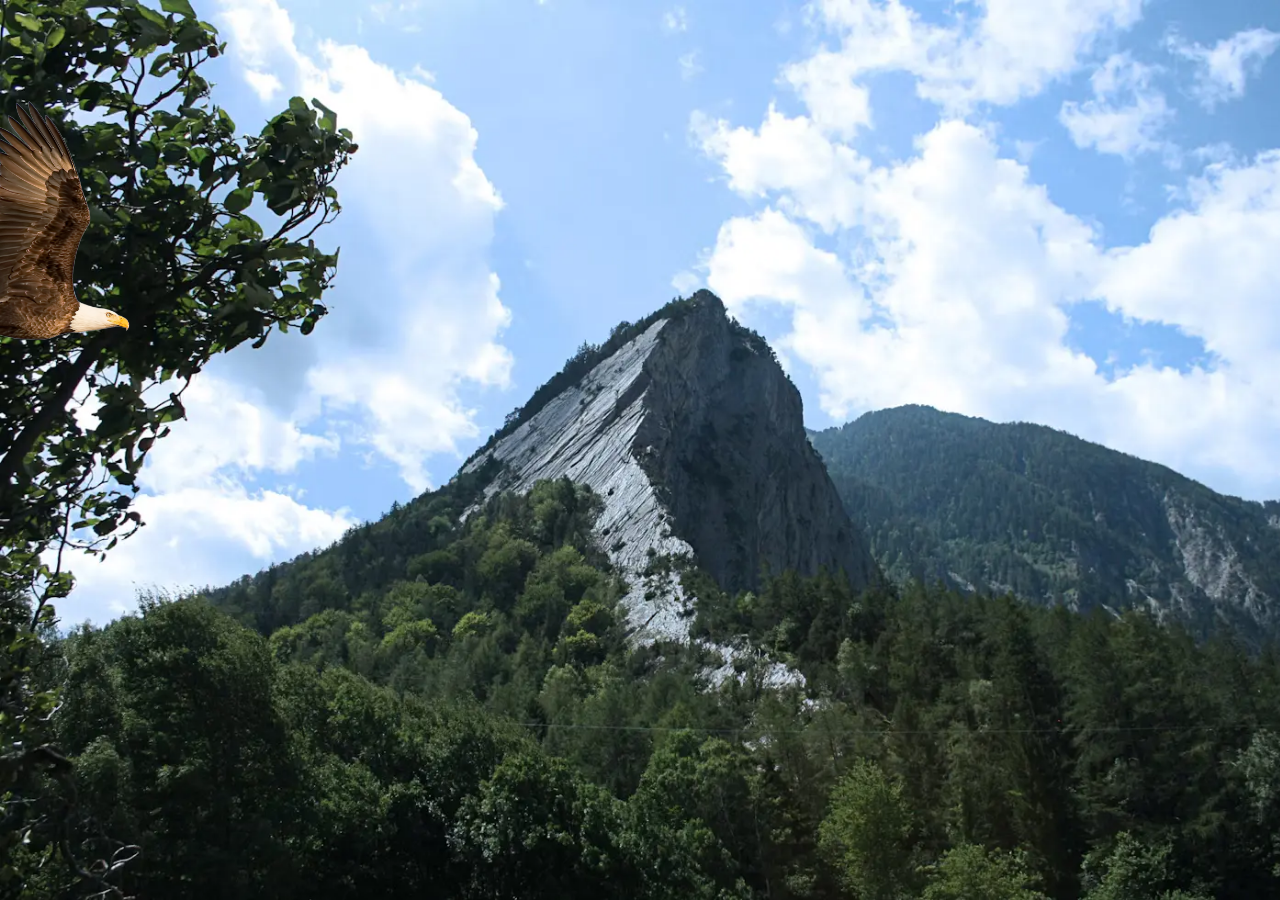
<file: Ejercicio-UTN/Animacion-01/index.html>
<!DOCTYPE html>
<html lang="es">
<head>
    <meta charset="UTF-8">
    <meta name="viewport" content="width=device-width, initial-scale=1.0">
    <title>Animación I</title>
    <link rel="stylesheet" href="style.css">
</head>
<body>
    <img src="./imagenes/aguila.png" alt="">
    
</body>
</html>
</file>
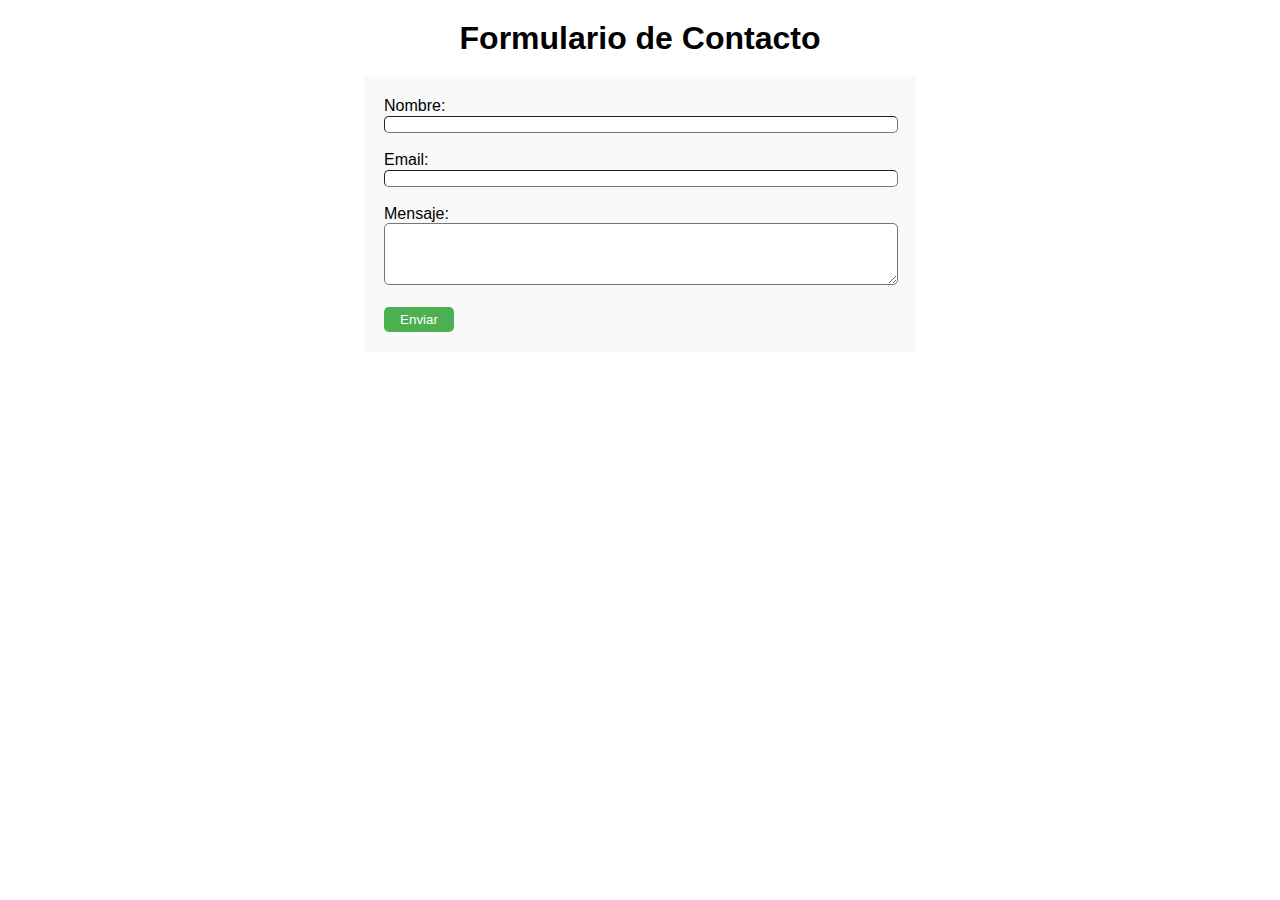
<file: Ejercicio-UTN/ejercicio-formulario/index.html>
<!DOCTYPE html>
<html lang="es">
  <head>
    <meta charset="UTF-8" />
    <meta name="viewport" content="width=device-width, initial-scale=1.0" />
    <title>Formulario de Contacto</title>
    <link rel="stylesheet" href="style.css" />
  </head>
  <body class="container">
    <h1>Formulario de Contacto</h1>
    <form action="" method="POST">
      <label for="nombre">Nombre:</label>
      <input type="text" id="nombre" name="nombre" required /><br /><br />
      <label for="email">Email:</label>
      <input type="email" id="email" name="email" required /><br /><br />
      <label for="mensaje">Mensaje:</label><br />
      <textarea id="mensaje" name="mensaje" rows="4" required></textarea
      ><br /><br />
      <button type="submit">Enviar</button>
    </form>
  </body>
</html>
</file>
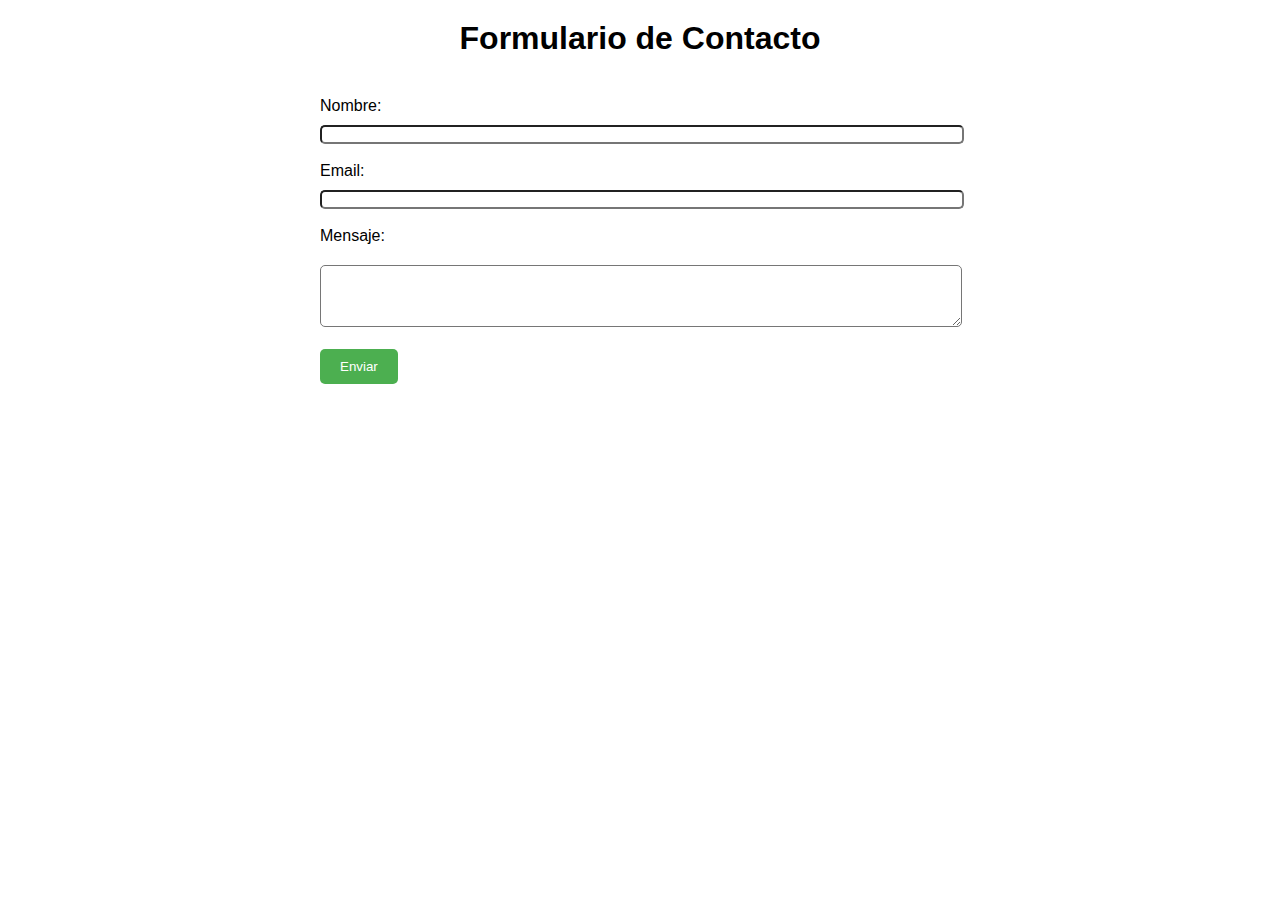
<file: Ejercicios-UTN/mi-formulario/index.html>
<!DOCTYPE html>
<html lang="en">

<head>
  <meta charset="UTF-8" />
  <meta name="viewport" content="width=device-width, initial-scale=1.0" />
  <title>Formulario de Contacto</title>
  <link rel="stylesheet" href="style.css" />
</head>

<body class="container">
  <h1>Formulario de Contacto</h1>
  <form action="https://formspree.io/f/mjvnjjlg" method="POST">
    <label for="nombre">Nombre:</label>
    <input type="text" id="nombre" name="nombre" required /><br /><br />
    <label for="email">Email:</label>
    <input type="email" id="email" name="email" required /><br /><br />
    <label for="mensaje">Mensaje:</label><br />
    <textarea id="mensaje" name="mensaje" rows="4" required></textarea><br /><br />
    <button type="submit">Enviar</button>
  </form>
</body>

</html>
</file>
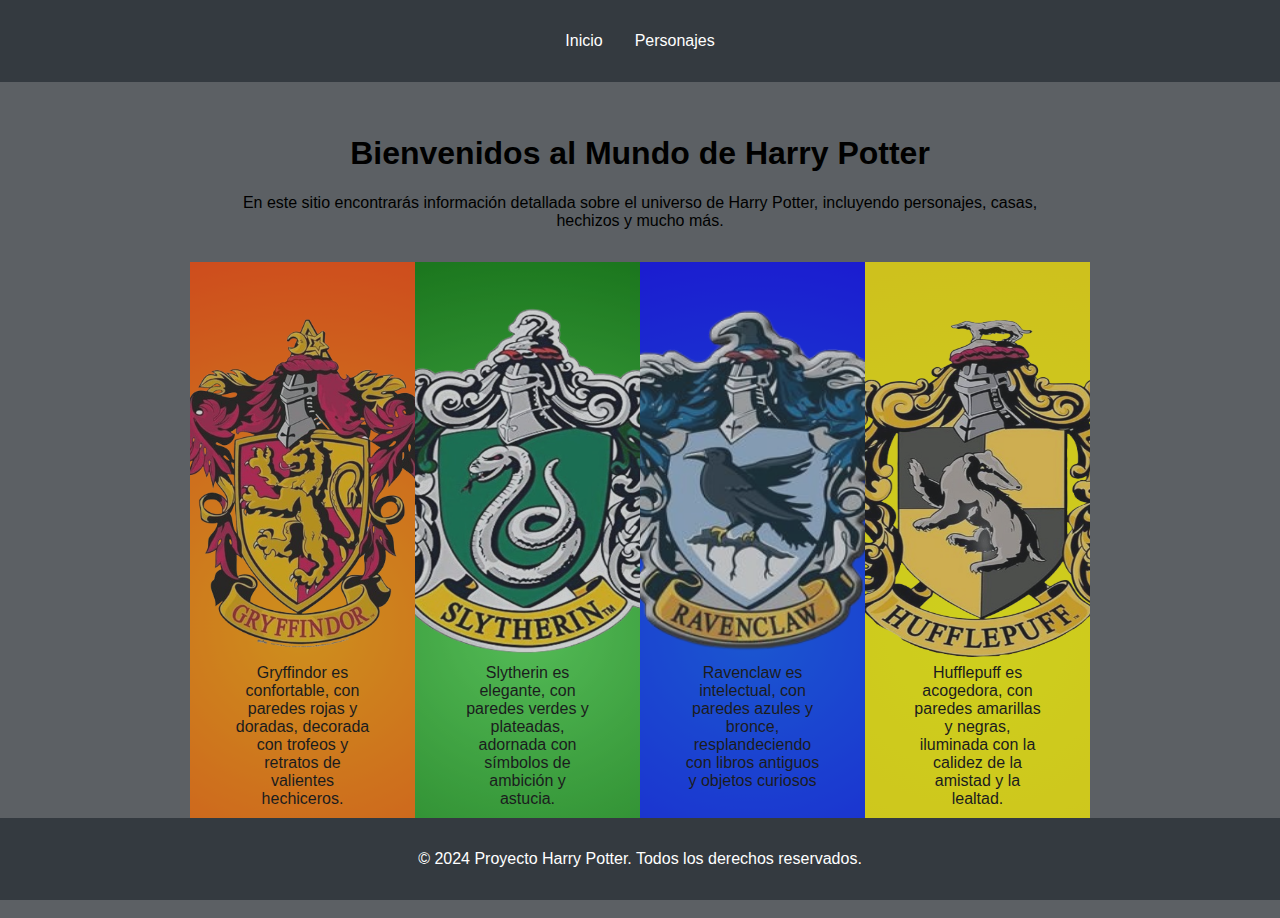
<file: Ejercicios-UTN/segundo-tp/index.html>
<!DOCTYPE html>
<html lang="es">
  <head>
    <meta charset="UTF-8" />
    <meta name="viewport" content="width=device-width, initial-scale=1.0" />
    <title>Inicio - Proyecto Harry Potter</title>
    <link rel="stylesheet" href="styles/style.css" />
    <link rel="stylesheet" href="styles/inicio.css" />
  </head>
  <body>
    <header>
      <nav>
        <ul>
          <li><a href="index.html">Inicio</a></li>
          <li><a href="pages/personajes.html">Personajes</a></li>
        </ul>
      </nav>
    </header>

    <main>
      <section class="intro">
        <h1>Bienvenidos al Mundo de Harry Potter</h1>
        <p>
          En este sitio encontrarás información detallada sobre el universo de
          Harry Potter, incluyendo personajes, casas, hechizos y mucho más.
        </p>
      </section>
      <section id="houses">
      </section>
      <section id="hechizos"></section>
    </main>

    <footer>
      <p>&copy; 2024 Proyecto Harry Potter. Todos los derechos reservados.</p>
    </footer>
    <script  src="scripts/app.js"></script>
    <script  src="scripts/inicio.js"></script>
  </body>
</html>
</file>
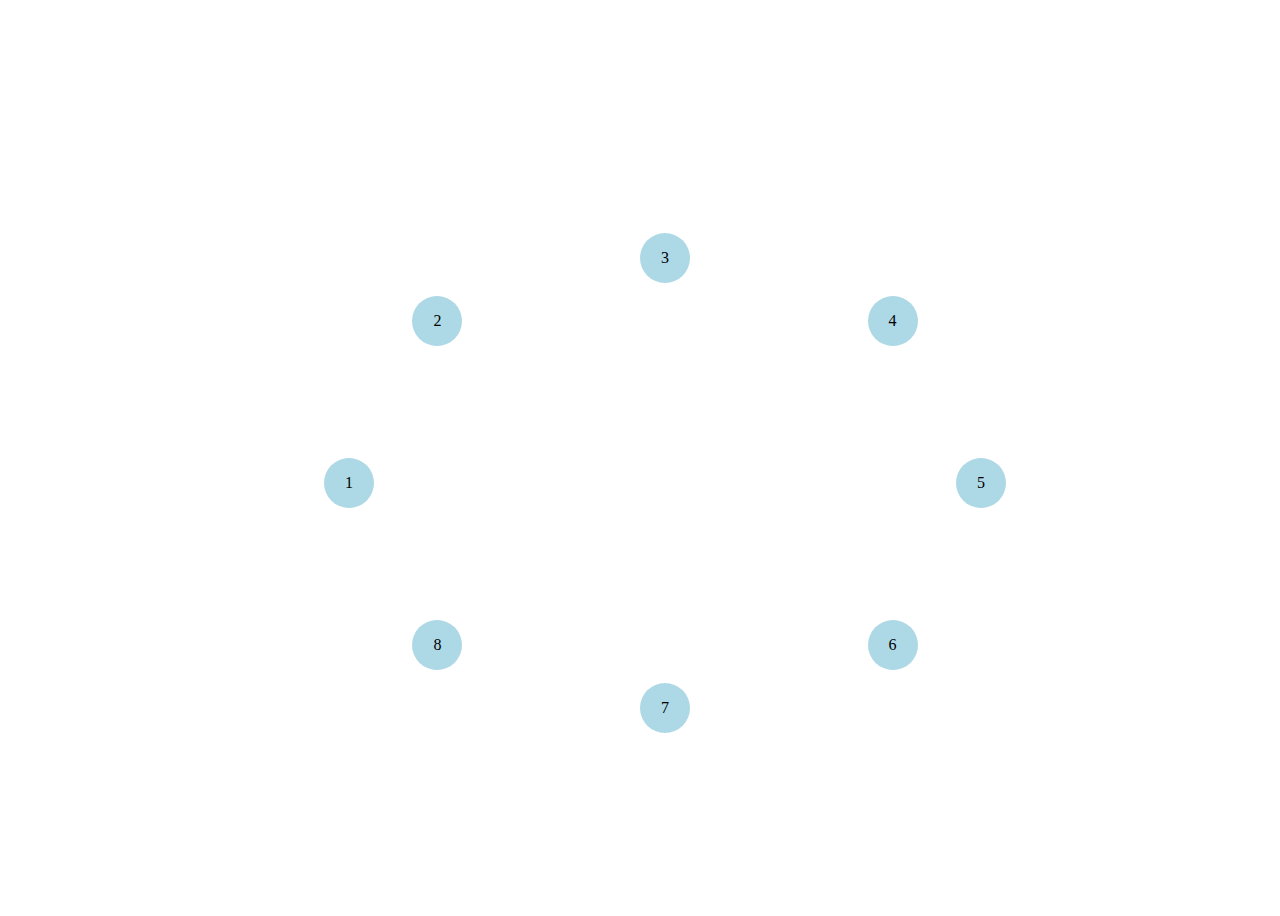
<file: Ejercicios-Varios/animacion-loading/index.html>
<!DOCTYPE html>
<html lang="es">
<head>
    <meta charset="UTF-8">
    <meta name="viewport" content="width=device-width, initial-scale=1.0">
    <title>Animacion Loading</title>
    <link rel="stylesheet" href="style.css">
</head>
<body class="content">
    <div class="uno"><p>1</p></div>
    <div class="dos"><p>2</p></div>
    <div class="tres"><p>3</p></div>
    <div class="cuatro"><p>4</p></div>
    <div class="cinco"><p>5</p> </div>
    <div class="seis"> <p>6</p></div>
    <div class="siete"> <p>7</p></div>
    <div class="ocho"> <p>8</p></div>
    
</body>
</html>
</file>
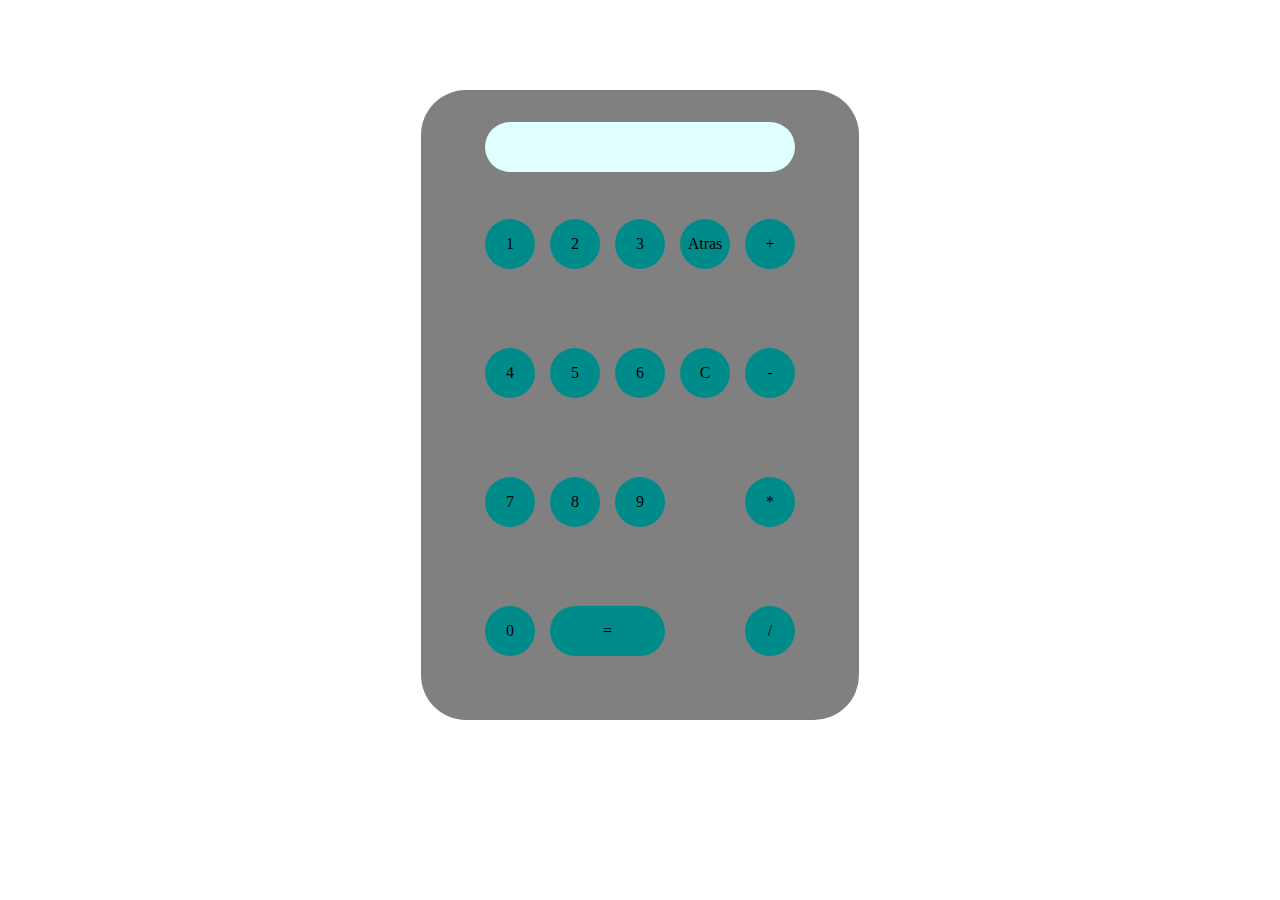
<file: Ejercicios-Varios/calculadora_con_botones/index.html>
<!DOCTYPE html>

<html>
<head>
  <meta http-equiv="CONTENT-TYPE" content="text/html; charset=UTF-8">
  <link rel="stylesheet" href="styles/style.css"/>
  <title>CalcPro</title>
</head>
<body>
  <section id="cont">
    <div  id="display"><h1></h1></div>
      <div  id="one">1</div>
      <div id="two">2</div>
      <div id="three">3</div>
      <div id="pop">Atras</div>
        <div id="suma">+</div>
      <div id="four">4</div>
      <div id="five">5</div>
      <div id="six">6</div>
      <div id="clear">C</div>
        <div id="resta">-</div>
      <div id="seven">7</div>
      <div id="eight">8</div>
      <div id="nine">9</div>
        <div id="multiplicacion">*</div>
      <div id="zero">0</div>
        <div id="igual">=</div>
        <div id="division">/</div>
  </section>
      <script src="scripts/app.js"></script>
</body>
</html>
</file>
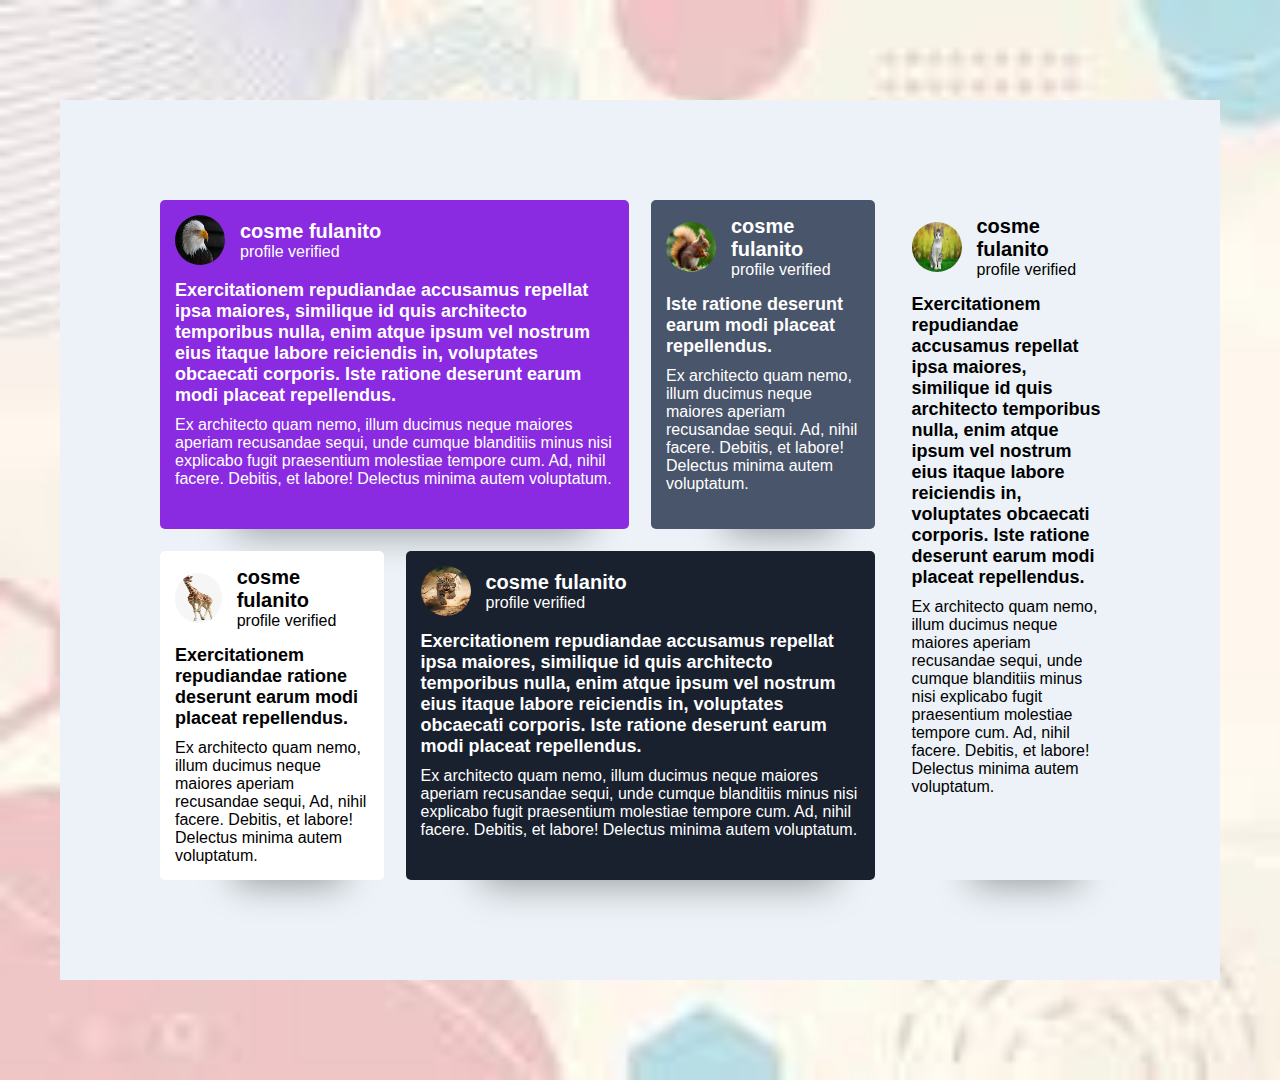
<file: Ejercicios-Varios/grid-comentarios/index.html>
<!DOCTYPE html>
<html lang="es">
<head>
    <meta charset="UTF-8">
    <meta name="viewport" content="width=device-width, initial-scale=1.0">
    <title>Grilla de comentarios</title>
    <link rel="stylesheet" href="style.css">
</head>
<body>
    <section class="principal">
        <div class="content-grid">
            <div class="casilla-uno">
                <div class="usuario" ><img src="fotos-de-perfil/aguila.jpeg" alt="">
                    <ul>
                        <li><strong>cosme fulanito</strong></li>
                        <li>profile verified</li>
                    </ul>
                </div>
                <div class="comentario">
                    <p><strong>Exercitationem repudiandae accusamus repellat ipsa maiores, similique id quis architecto temporibus nulla, enim atque ipsum vel nostrum eius itaque labore reiciendis in, 
                        voluptates obcaecati corporis. Iste ratione deserunt earum modi placeat repellendus.</strong></p>
                    <p> Ex architecto quam nemo, illum ducimus neque maiores aperiam recusandae sequi, unde cumque blanditiis minus nisi explicabo fugit praesentium molestiae tempore cum.
                         Ad, nihil facere. Debitis, et labore! Delectus minima autem voluptatum.</p>
                </div>
            </div>
            <div class="casilla-dos">
                <div class="usuario" ><img src="fotos-de-perfil/ardilla.jpeg" alt="">
                    <ul>
                        <li><strong>cosme fulanito</strong></li>
                        <li>profile verified</li>
                    </ul>
                </div>
                    <div class="comentario">    
                    <p><strong>Iste ratione deserunt earum modi placeat repellendus.</strong></p>
                    <p>Ex architecto quam nemo, illum ducimus neque maiores aperiam recusandae sequi.
                         Ad, nihil facere. Debitis, et labore! Delectus minima autem voluptatum.</p>
                </div>
            </div>
            <div class="casilla-tres">
                <div class="usuario" ><img src="fotos-de-perfil/gatito.jpeg" alt="">
                    <ul>
                        <li><strong>cosme fulanito</strong></li>
                        <li>profile verified</li>
                    </ul>
                </div>
                    <div class="comentario">
                    <p><strong>Exercitationem repudiandae accusamus repellat ipsa maiores, similique id quis architecto temporibus nulla, enim atque ipsum vel nostrum eius itaque labore reiciendis in, 
                        voluptates obcaecati corporis. Iste ratione deserunt earum modi placeat repellendus.</strong></p>
                    <p>Ex architecto quam nemo, illum ducimus neque maiores aperiam recusandae sequi, unde cumque blanditiis minus nisi explicabo fugit praesentium molestiae tempore cum.
                         Ad, nihil facere. Debitis, et labore! Delectus minima autem voluptatum.</p>
                </div>
            </div>
            <div class="casilla-cuatro">
                <div class="usuario" ><img src="fotos-de-perfil/jirafa.jpeg" alt="">
                    <ul>
                        <li><strong>cosme fulanito</strong></li>
                        <li>profile verified</li>
                    </ul>
                </div>
                    <div class="comentario">
                    <p><strong>Exercitationem repudiandae ratione deserunt earum modi placeat repellendus.</strong></p>
                    <p>Ex architecto quam nemo, illum ducimus neque maiores aperiam recusandae sequi,
                         Ad, nihil facere. Debitis, et labore! Delectus minima autem voluptatum.</p>
                </div>
            </div>
            <div class="casilla-cinco">
                <div class="usuario" ><img src="fotos-de-perfil/lince.jpeg" alt="">
                    <ul>
                        <li><strong>cosme fulanito</strong></li>
                        <li>profile verified</li>
                    </ul>
                    </div>
                <div class="comentario">
                    <p><strong>Exercitationem repudiandae accusamus repellat ipsa maiores, similique id quis architecto temporibus nulla, enim atque ipsum vel nostrum eius itaque labore reiciendis in, 
                        voluptates obcaecati corporis. Iste ratione deserunt earum modi placeat repellendus.</strong></p>
                    <p>Ex architecto quam nemo, illum ducimus neque maiores aperiam recusandae sequi, unde cumque blanditiis minus nisi explicabo fugit praesentium molestiae tempore cum.
                         Ad, nihil facere. Debitis, et labore! Delectus minima autem voluptatum.</p>
                </div>
            </div>
        </div>
    </section>
    
</body>
</html>
</file>
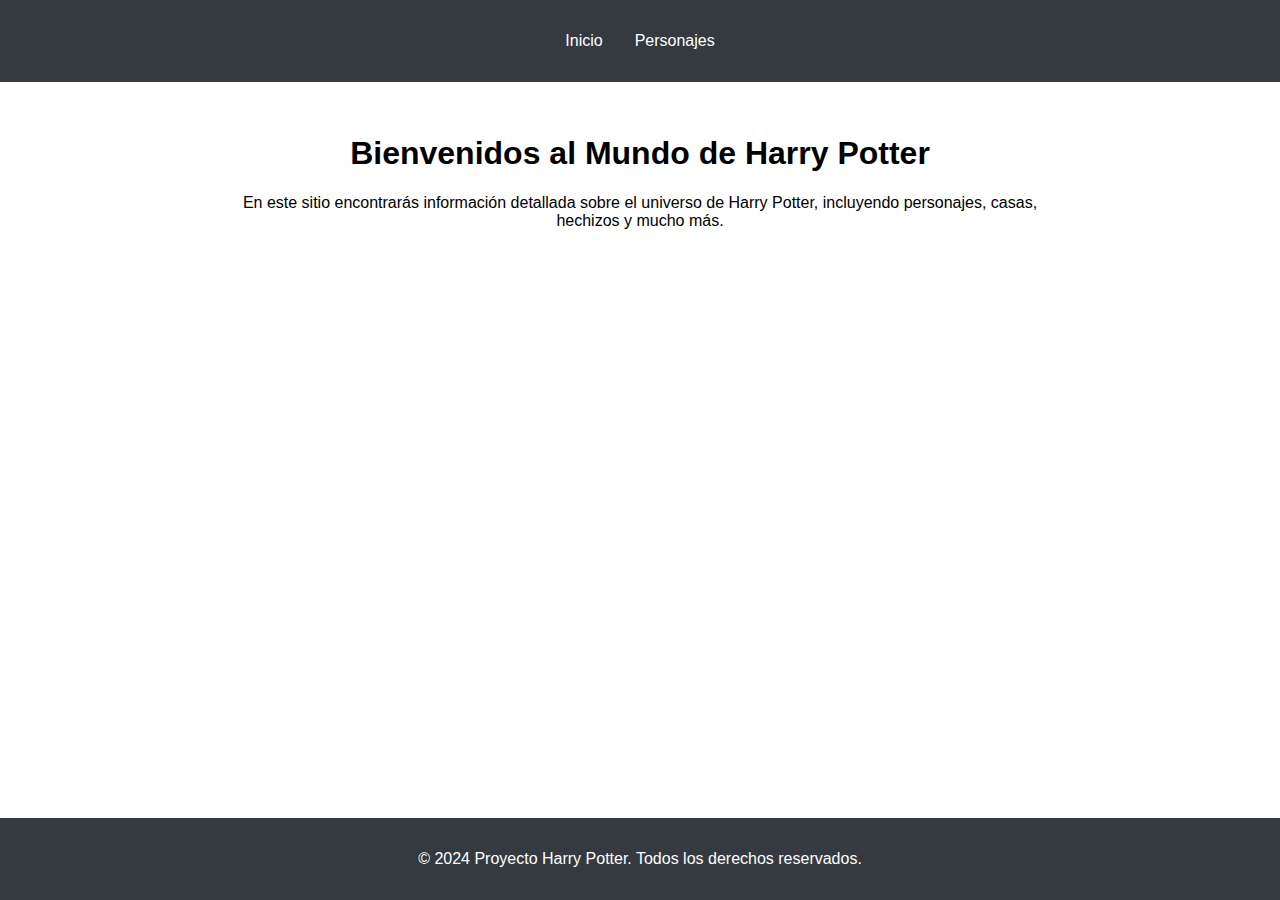
<file: portfolio/practica-dos/index.html>
<!DOCTYPE html>
<html lang="es">
  <head>
    <meta charset="UTF-8" />
    <meta name="viewport" content="width=device-width, initial-scale=1.0" />
    <title>Inicio - Proyecto Harry Potter</title>
    <link rel="stylesheet" href="styles/style.css" />
  </head>
  <body>
    <header>
      <nav>
        <ul>
          <li><a href="index.html">Inicio</a></li>
          <li><a href="pages/personajes.html">Personajes</a></li>
        </ul>
      </nav>
    </header>

    <main>
      <section class="intro">
        <h1>Bienvenidos al Mundo de Harry Potter</h1>
        <p>
          En este sitio encontrarás información detallada sobre el universo de
          Harry Potter, incluyendo personajes, casas, hechizos y mucho más.
        </p>
      </section>
    </main>

    <footer>
      <p>&copy; 2024 Proyecto Harry Potter. Todos los derechos reservados.</p>
    </footer>
  </body>
</html>
</file>
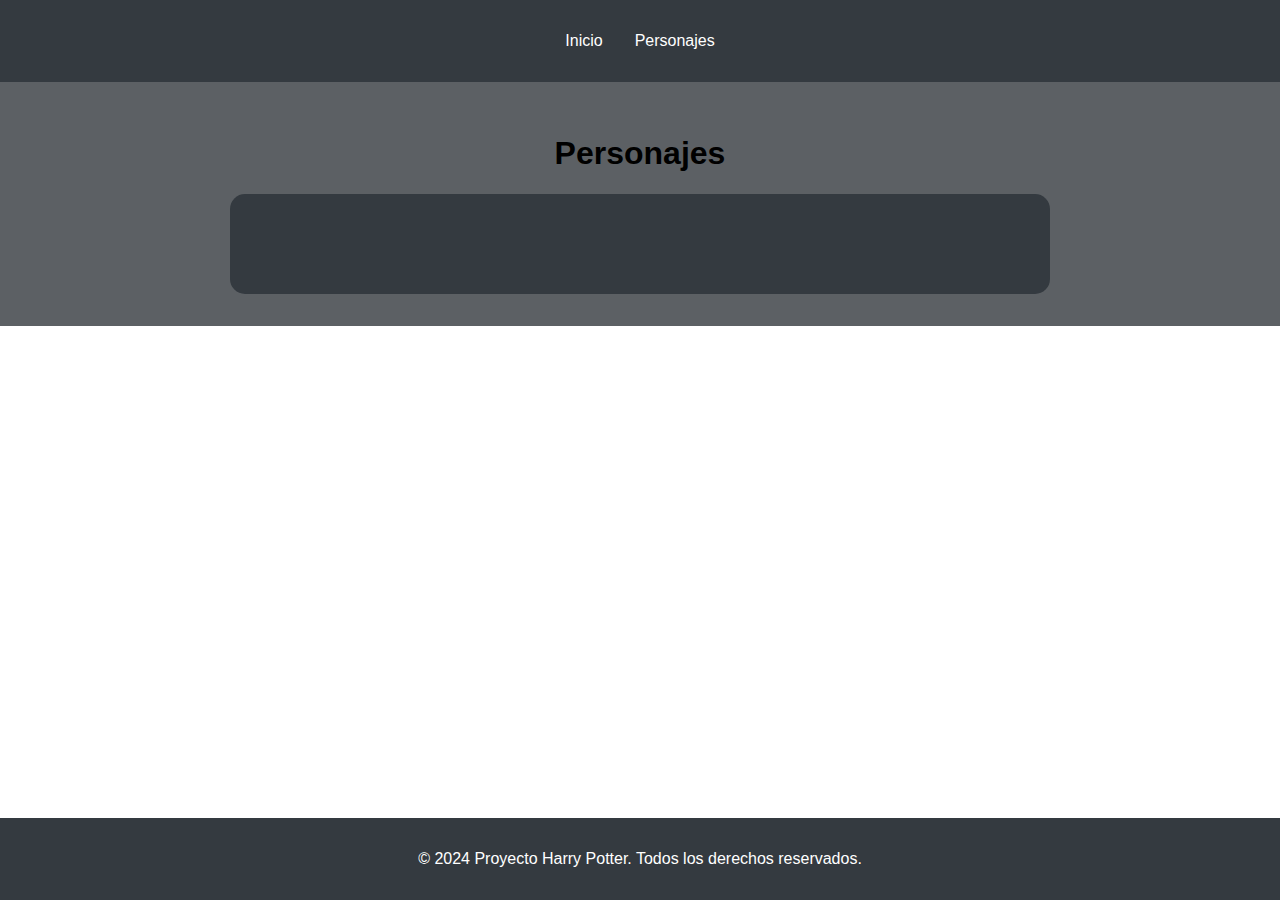
<file: Ejercicios-UTN/segundo-tp/pages/personajes.html>
<!DOCTYPE html>
<html lang="es">
  <head>
    <meta charset="UTF-8" />
    <meta name="viewport" content="width=device-width, initial-scale=1.0" />
    <title>Personajes - Proyecto Harry Potter</title>
    <link rel="stylesheet" href="../styles/style.css" />
  </head>
  <body>
    <header>
      <nav>
        <ul>
          <li><a href="../index.html">Inicio</a></li>
          <li><a href="personajes.html">Personajes</a></li>
        </ul>
      </nav>
    </header>

    <main>
      <section class="characters">
        <h1>Personajes</h1>
        <div class="grid">
          <!-- Aquí se insertarán las tarjetas de los personajes dinámicamente -->
        </div>
      </section>
    </main>

    <footer>
      <p>&copy; 2024 Proyecto Harry Potter. Todos los derechos reservados.</p>
    </footer>
    <script  src= "../scripts/app.js"></script>
  </body>
</html>
</file>
<file: Ejercicio-UTN/Animacion-01/style.css>
* {
    margin: 0;
    padding: 0;
}

body {
    height: 100vh; 
    background-image: url(./imagenes/montañas.webp.webp);
    background-size: cover;
    position: relative;
}
/* Define la animación */
@keyframes moverImagen {
    /* La imagen empieza a la izquierda fuera del viewport */
    0% {
        transform: translateX(-100%); 
    /* La imagen se traslada 50% hacia la derecha */
    }
    50% {
        transform: translateX(300%); 
    }
    100% {
    /* La imagen sale del viewport por la derecha */
        transform: translateX(700%); 
    }
}

/* Aplica la animación a la imagen */
img {
    position: absolute;
    top: 100px;
    left: -100px;
    animation: moverImagen 5s infinite; 
}
</file>
<file: Ejercicio-UTN/ejercicio-formulario/style.css>
*{
    padding: 0;
    margin: 0;
    font-family: 'Gill Sans', 'Gill Sans MT', Calibri, 'Trebuchet MS', sans-serif;
}
body {
    background-color: white ;
   

}
h1 {
    text-align:center;
    margin: 20px;
}
form {

    width: 40%;
    margin: auto ;
    padding: 20px;
    background-color: #f9f9f9;

    
  
}
label {
    width: 100%;

    
}
input {
    width: 100%;
    border-radius: 5px;
    border-width: 1px;

}
textarea {
    width: 100%;
    border-radius: 5px;
   
    
}


button {
    background-color: #4caf50;
    color: white;
    border: none;
    padding: 5px;
    border-radius: 5px;
    width: 70px;
    text-align: center;
}
</file>
<file: Ejercicios-UTN/mi-formulario/style.css>
* {
    padding: 0;
    margin: 0;

}

body {
    font-family: 'Gill Sans', 'Gill Sans MT', Calibri, 'Trebuchet MS', sans-serif;

}

h1 {
    margin: 20px;
    text-align: center;
}

form {
    background-color: white;
    display: block;
    width: 50%;

    margin: auto;
    padding: 20px;

}

input {
    border-radius: 5px;
    width: 100%;
    margin-top: 10px;
}

input:hover {
    border-color: aquamarine;
}

textarea {
    width: 100%;
    border-radius: 5px;
    margin-top: 20px;

}

textarea:hover {
    border-color: aquamarine;
}

button {
    background-color: #4caf50;
    color: white;
    padding: 10px 20px;
    border-radius: 5px;
    border: none;

}

button:hover {
    background-color: aquamarine;
}
</file>
<file: Ejercicios-UTN/segundo-tp/styles/style.css>
body {
    font-family: Arial, sans-serif;
    margin: 0;
    padding: 0;
    box-sizing: border-box;
  }
  
  header {
    background-color: #343a40;
    color: white;
    padding: 1em 0;
    width: 100%;
  }
  
  nav ul {
    list-style: none;
    display: flex;
    justify-content: center;
    padding: 0;
  }
  
  nav ul li {
    margin: 0 1em;
  }
  
  nav ul li a {
    color: white;
    text-decoration: none;
  }
  
  main {
    padding: 2em;
    text-align: center;
    background-color: #5c6064;
  }
  
  .intro {
    max-width: 800px;
    margin: 0 auto;
  }
  .characters {
    display: flex;
    flex-direction: column;
    align-items: center;
    justify-content: center;
    max-width: 900px;
    margin: auto;
  }
  /* Estilos grilla y cards de personajes*/
  .grid {
    background-color: #343a40;
    display: grid;
    grid-template-columns:1fr 1fr ;
    border-radius: 15px;
    gap: 50px;
    padding: 50px; ;
    width: 80%;
   
  }
  @media (max-width:520px){
    .grid {
    grid-template-columns: 1fr;
  }
  }
  .card {
    display: flex;
    flex-direction: column;
    align-items: center;
    justify-content: center;
    background:radial-gradient(circle, wheat,rgb(240, 178, 62));
    border-radius: 15px;
    transition: 0.4s ease;
    box-shadow: 3px 10px 20px -7px rgba(0,0,0,0.62);
  }
  .card :hover{
    scale: 1.01;
  }
  .image {
    width: 200px;
    height: 200px;
    border-radius: 15px;
    border: #343a40 5px solid;
    box-shadow: 3px 10px 20px -7px rgba(0,0,0,0.62);
  }
  @media (max-width:640px){
.image {
  width: 150px;
}
}
@media (max-width:520px){
  .image {
    width: 200px;
  }

  }
  .titulo {
    width:80% ;
    border: 1px solid #343a40;
    background:radial-gradient(circle,#5c6064,#343a40);
    padding: 10px 5px;
    border: #343a40 5px solid;
    border-radius: 15px;
    box-shadow: 3px 10px 20px -7px rgba(0,0,0,0.62);
  }
  .Gryffindor {
    background:radial-gradient(circle, orange,orangered);
    padding: 10px 5px;
    border-radius: 15px;
    width: 40%;
    box-shadow: 3px 10px 20px -7px rgba(0,0,0,0.62);
  }
  .Slytherin {
    background:radial-gradient(circle, rgb(82, 227, 82),green);
    padding: 10px 5px;
    border-radius: 15px;
    width: 40%;
    box-shadow: 3px 10px 20px -7px rgba(0,0,0,0.62);
  }
  .Ravenclaw {
    background:radial-gradient(circle,rgb(0, 85, 255),blue);
    padding: 10px 5px;
    border-radius: 15px;
    width: 40%;
    box-shadow: 3px 10px 20px -7px rgba(0,0,0,0.62);

  }
  .Hufflepuff {
    background:radial-gradient(circle,yellow,rgb(255, 230, 0));
    padding: 10px 5px;
    border-radius: 15px;
    width: 40%;
    box-shadow: 3px 10px 20px -7px rgba(0,0,0,0.62);

  }
  .Half-Blood , .Pure-Blood,.MuggleBorn, .Muggle, .Quib {
    border: 1px solid #343a40;
    background:radial-gradient(circle,#5c6064,#343a40);
    padding: 10px 5px;
    border-radius: 15px;
    width: 40%;
    box-shadow: 3px 10px 20px -7px rgba(0,0,0,0.62);
  }
  .wizard   {
    border: 1px solid #343a40;
    background:radial-gradient(circle,#5c6064,#343a40);
    padding: 10px 5px;
    border-radius: 15px;
    width: 40%;
    box-shadow: 3px 10px 20px -7px rgba(0,0,0,0.62);
  }
 
  footer {
    background-color: #343a40;
    color: white;
    text-align: center;
    padding: 1em 0;
    position: fixed;
    width: 100%;
    bottom: 0;
  }
</file>
<file: Ejercicios-UTN/segundo-tp/styles/inicio.css>
.cont-img {
    display: flex;
    flex-wrap: wrap;
    justify-content: center;
    align-items: center;
    width: 900px;
    height: 640px;
    margin: auto;
    overflow: hidden;
}

.gri {
    background:radial-gradient(circle, orange,orangered);
    border:none;
    width: 0px;
    height: 100%;
    padding: 5%;
    flex-grow: 1;
    object-fit: cover;
    opacity: 0.7;
    transition: flex-grow 0.5s ease, opacity 0.5s ease, filter 0.5s ease;
    overflow: hidden;
    display: flex;
    flex-direction: column;
    align-items: center;
    justify-content: start;
}
.gri img {
    width: 350px;;
    height: 350px;
    margin-bottom: 5%;
}
.cont-img .gri:hover  {
    cursor:crosshair;
    flex-grow: 3;
    opacity: 1;
    filter: contrast(120%);
}

.sli{
    background:radial-gradient(circle, rgb(82, 227, 82),green);
    border: none;
    width: 0px;
    height: 100%;
    padding: 5%;
    flex-grow: 1;
    object-fit: cover;
    opacity: 0.7;
    transition: flex-grow 0.5s ease, opacity 0.5s ease, filter 0.5s ease;
    overflow: hidden;
    display: flex;
    flex-direction: column;
    align-items: center;
    justify-content: start;
}
.sli img {
    width: 350px;;
    height: 350px;
    margin-bottom: 5%;
}
.cont-img .sli:hover  {
    cursor:crosshair;
    flex-grow: 3;
    opacity: 1;
    filter: contrast(120%);
}

.rav {
    background:radial-gradient(circle,rgb(0, 85, 255),blue);
    border: none;
    width: 0px;
    height: 100%;
    padding: 5%;
    flex-grow: 1;
    object-fit: cover;
    opacity: 0.7;
    transition: flex-grow 0.5s ease, opacity 0.5s ease, filter 0.5s ease;
    overflow: hidden;
    display: flex;
    flex-direction: column;
    align-items: center;
    justify-content: start;

}
.rav img {
    width: 350px;;
    height: 350px;
    margin-bottom: 5%;
}
.cont-img .rav:hover  {
    cursor:crosshair;
    flex-grow: 3;
    opacity: 1;
    filter: contrast(120%);
}

.huf {
    background:radial-gradient(circle,yellow,rgb(255, 234, 0));
    border: none;
    width: 0px;
    height: 100%;
    padding: 5%;
    flex-grow: 1;
    object-fit: cover;
    opacity: 0.7;
    transition: flex-grow 0.5s ease, opacity 0.5s ease, filter 0.5s ease;
    overflow: hidden;
    display: flex;
    flex-direction: column;
    align-items: center;
    justify-content: start;
}
.huf img {
    width: 350px;;
    height: 350px;
    margin-bottom: 5%;
}
.cont-img .huf:hover  {
    cursor:crosshair;
    flex-grow: 3;
    opacity: 1;
    filter: contrast(120%);
}
</file>
<file: Ejercicios-Varios/animacion-loading/style.css>
body {
    background-color: white;
    position: relative;
    display: flex;
    height: 100vh;
    

}
/* defino la animación*/
@keyframes transicion {
    from { opacity : 0; background-color: lightblue;
    }
    to { opacity: 1; background-color: blue;
    }
    }

.uno {
text-align: center;
background-color: lightblue;
width: 50px;
height: 50px;
border-radius: 50%;
position: absolute;
top: 50%;
left: 25%;
animation:transicion;
animation-duration: 1s;
animation-direction: alternate-reverse;
animation-iteration-count: infinite;
/* nombre de la animacion-duración-tipo de iteración- */
}
.dos {
text-align: center;
background-color: lightblue;
width: 50px;
height: 50px;
border-radius: 50%;
position: absolute;
top: 32%;
left: 32%;
animation:transicion 1s alternate-reverse infinite  128ms;
}
.tres {
text-align: center;
text-justify: auto;
background-color :lightblue;
width: 50px;
height: 50px;
border-radius: 50%;
position: absolute;
top: 25%;
left: 50%;
animation:transicion 1s alternate-reverse infinite  253ms;
}
.cuatro {
text-align: center;
background-color:lightblue;
width: 50px;
height: 50px;
border-radius: 50%;
position: absolute;
top: 32%;
left: 68%;
animation:transicion 1s alternate-reverse infinite 378ms ;
}
.cinco {
    text-align: center;
    background-color: lightblue;
    width: 50px;
    height: 50px;
    border-radius: 50%;
    position: absolute;
    top: 50%;
    left: 75%;
    animation:transicion 1s alternate-reverse infinite 493ms ;
    }
.seis{
text-align: center;
    background-color: lightblue;
    width: 50px;
    height: 50px;
    border-radius: 50%;
    position: absolute;
    top: 68%;
    left: 68%;
     animation:transicion 1s alternate-reverse infinite 608ms ;
        }
.siete {
            text-align: center;
            background-color:lightblue;
            width: 50px;
            height: 50px;
            border-radius: 50%;
            position: absolute;
            top: 75%;
            left: 50%;
            animation:transicion 1s alternate-reverse infinite 733ms ;
            }
.ocho {
    text-align: center;
    background-color: lightblue;
    width: 50px;
    height: 50px;
    border-radius: 50%;
    position: absolute;
    top: 68%;
    left: 32%;
    animation:transicion 1s alternate-reverse infinite 858ms ;
    }
</file>
<file: Ejercicios-Varios/calculadora_con_botones/styles/style.css>
*{
  margin: 0;
  padding: 0;
  box-sizing: border-box;
}
#cont{
  margin:10vh auto;
  background-color: grey;
  height: 70vh;
  width:max-content;
  display: grid;
  padding: 0 5%;
  border-radius: 5vh;
  gap: 15px;
  grid-template-columns: repeat( 5,1fr);
  grid-template-rows: repeat (4 ,1fr);
}
#display,
#one ,#two, #three, #four, #five ,#six ,#seven,
#eight ,#nine ,#zero, #suma, #resta, #multiplicacion,
 #igual ,#division ,#pop, #clear {
   border-radius: 5vh;
   display: flex;
  width: 50px;
  height: 50px;
  background-color: darkcyan;
   align-items: center;
   justify-content:  center;
}
#display {
  background-color: lightcyan;
  grid-column: 1/6;
  width: 100%;
  margin: auto;
  font-size: 30px;
}
#one {
  grid-column: 1/2;
  grid-row: 2/3;
}
#seven {
  grid-column:1/2;
}
#zero {
  grid-column: 1/2;
}
#igual{
  grid-column: 2/4;
  width:100%;
}
#suma, #resta, #multiplicacion, #division{
  grid-column:5/6;
}
</file>
<file: Ejercicios-Varios/grid-comentarios/style.css>
* {
    padding: 0;
    margin: 0;
    font-family: 'Franklin Gothic Medium', 'Arial Narrow', Arial, sans-serif;
}
body {
    min-height: 100vh;
    background-color: aqua;
    background-image: url(./fotos-de-perfil/fondo.jpeg);
    background-size: cover;
    display: flex;
    justify-content: center;
    align-items: center;
}
.principal {
    margin: 100px 60px;
    background-color: #ecf2f7;
}
.content-grid {
    margin: 100px;
    display: grid;
    grid-template-rows: 1fr 1fr ;
    grid-template-columns: 1fr 1fr 1fr 1fr;
    gap: 22px;
}

.usuario {
    display: flex;
    align-items: center;
    justify-content: start;
    gap: 15px;
    margin-bottom: 15px;
    img {
        width: 50px;
        height: 50px;
        border-radius: 50%;
    }
    ul {
        list-style: none;   
    }
    ul  :first-child{
        font-size: 20px;
    }
}
.casilla-uno {
    padding: 15px;
    border-radius: 5px;
    background-color:blueviolet;
    color: white;
    grid-column: 1 / 3;
    box-shadow: 17px 62px 36px -58px rgba(0,0,0,0.37);
}
.casilla-dos {
    border-radius: 5px;
    padding: 15px;
    background-color:#49556a;
    color: white;
    grid-column: 3/4;
    box-shadow: 17px 62px 36px -58px rgba(0,0,0,0.37);

}
.casilla-tres {
    border-radius: 5px;
    padding: 15px;
    background-color: #ecf2f7;
    color: black;
    grid-row: 1/3;
    grid-column: 4/5;
    box-shadow: 17px 62px 36px -58px rgba(0,0,0,0.37);
}
.casilla-cuatro {
    border-radius: 5px;
    padding: 15px;
    background-color: white;
    color: black;
    box-shadow: 17px 62px 36px -58px rgba(0,0,0,0.37);
}
.casilla-cinco {
    border-radius: 5px;
    padding: 15px;
    background-color: #19202e;
    color: white;
    grid-column: 2/4;
    box-shadow: 17px 62px 36px -58px rgba(0,0,0,0.37);
}
.comentario {
    align-items: self-end;
}
.comentario :first-child {
    font-size: 18px;
    margin-bottom: 10px;
}

@media (max-width :480px){

    .content-grid{
        background-color: black ;
        grid-template-columns: auto ;
    }
}
</file>
<file: portfolio/practica-dos/styles/style.css>
body {
    font-family: Arial, sans-serif;
    margin: 0;
    padding: 0;
    box-sizing: border-box;
  }
  
  header {
    background-color: #343a40;
    color: white;
    padding: 1em 0;
  }
  
  nav ul {
    list-style: none;
    display: flex;
    justify-content: center;
    padding: 0;
  }
  
  nav ul li {
    margin: 0 1em;
  }
  
  nav ul li a {
    color: white;
    text-decoration: none;
  }
  
  main {
    padding: 2em;
    text-align: center;
  }
  
  .intro {
    max-width: 800px;
    margin: 0 auto;
  }
  
  footer {
    background-color: #343a40;
    color: white;
    text-align: center;
    padding: 1em 0;
    position: fixed;
    width: 100%;
    bottom: 0;
  }
</file>
